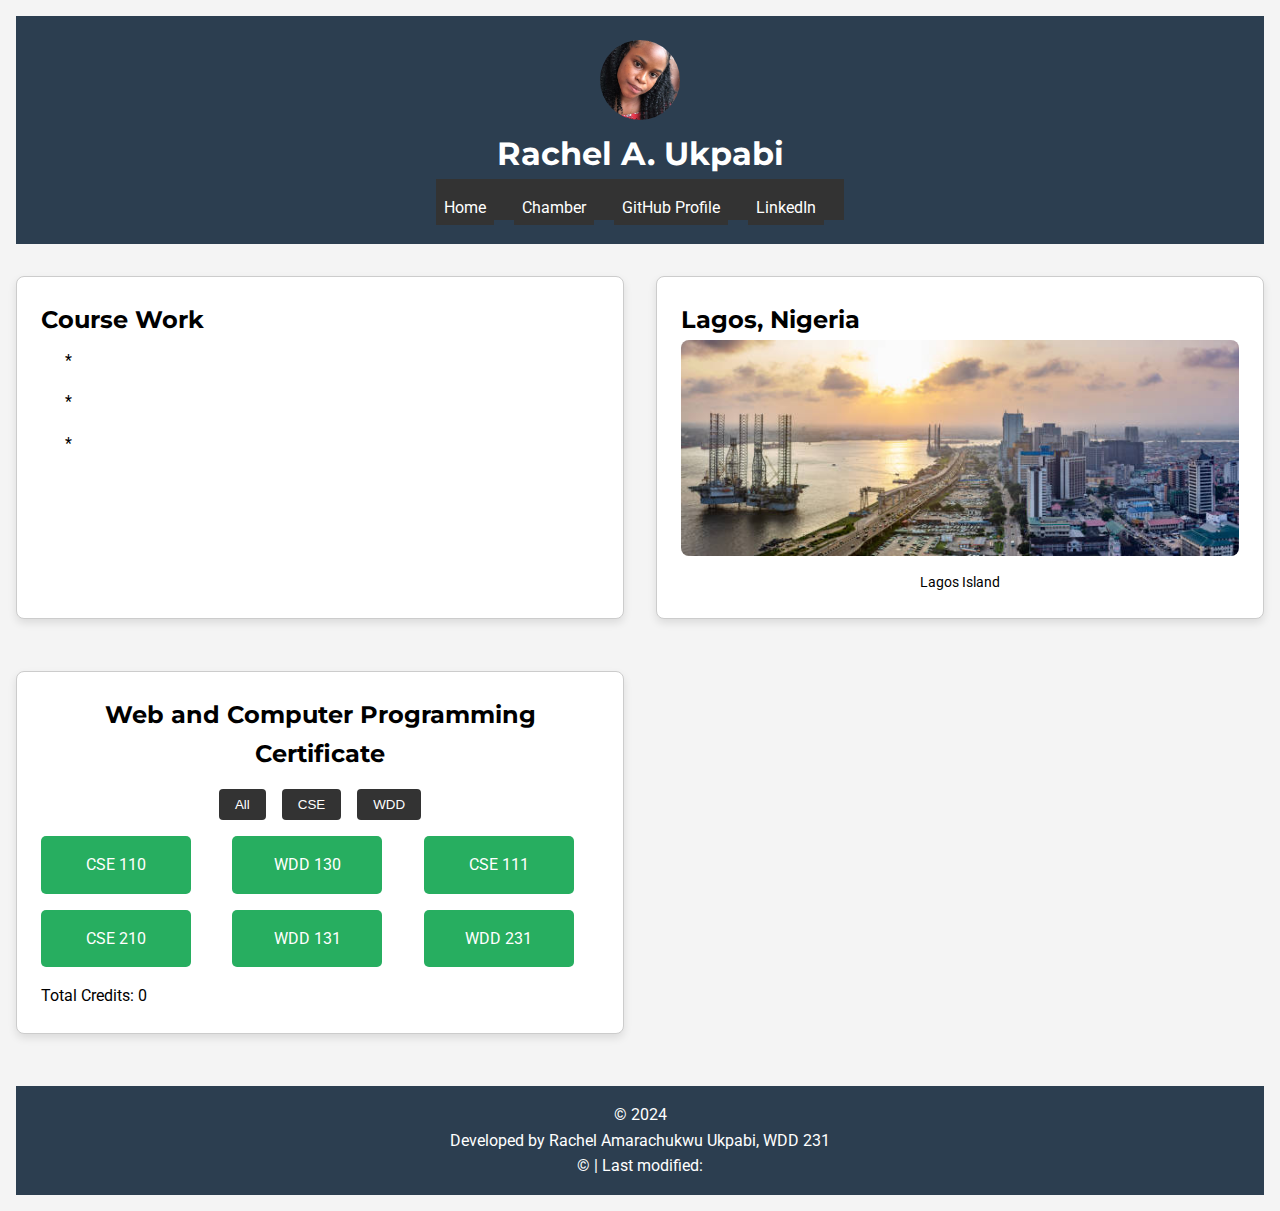
<file: index.html>
<!DOCTYPE html>
<html lang="en">
<head>
    <meta charset="UTF-8">
    <meta name="viewport" content="width=device-width, initial-scale=1.0">
    <meta name="description" content="Course Home Page">
    <meta name="author" content="Rachel Amarachukwu Ukpabi">
    <title>Rachel A. Ukpabi| Course Home</title>
    
    <!-- Preconnect to Google Fonts -->
    <link rel="preconnect" href="https://fonts.googleapis.com">
    <link rel="preconnect" href="https://fonts.gstatic.com" crossorigin>
    
    <!-- Google Fonts -->
    <link href="https://fonts.googleapis.com/css2?family=Montserrat:wght@400;700&family=Roboto:wght@400;500&display=swap" rel="stylesheet">

    <!-- CSS -->
    <link rel="stylesheet" href="styles/main.css">
    
    <!-- JavaScript -->
    <script src="scripts/main.js" defer></script>
</head>
<body>
    <header>
        <div id="logo">
            <img src="images/20230311_110306.jpg" alt="Rachel Amarachukwu Ukpabi" class="profile-img">
            <h1>Rachel A. Ukpabi</h1>
        </div>
        
        <nav>
            <button id="hamburger" class="hamburger">&#9776;</button>
            <ul class="nav-links">
                <li><a href="#">Home</a></li>
                <li><a href="#">Chamber</a></li>
                <li><a href="#">GitHub Profile</a></li>
                <li><a href="#">LinkedIn</a></li>
            </ul>
        </nav>
    </header>

    <main>
        <section class="course-work">
            <h2>Course Work</h2>
            <ul>
                <li>*</li>
                <li>*</li>
                <li>*</li>
            
            </ul>
        </section>

        <section class="location">
            <h2>Lagos, Nigeria</h2>
            <img src="images/istockphoto-1327688087-612x612.jpg" alt="Lagos Island">
            <p>Lagos Island</p>
        </section>

        <section class="certificate">
            <h2>Web and Computer Programming Certificate</h2>
            <div class="filter-buttons">
                <button id="all-btn">All</button>
                <button id="cse-btn">CSE</button>
                <button id="wdd-btn">WDD</button>
            </div>
            <div class="course-grid">
                <div class="course-card cse completed">CSE 110</div>
                <div class="course-card wdd completed">WDD 130</div>
                <div class="course-card cse completed">CSE 111</div>
                <div class="course-card cse completed">CSE 210</div>
                <div class="course-card wdd completed">WDD 131</div>
                <div class="course-card wdd not completed">WDD 231</div>

                <p id="total credit">Total Credits: 0</p>
            </div>
        </section>
    </main>

    <footer>
        <p>&copy; 2024 </p>
        <p>Developed by Rachel Amarachukwu Ukpabi, WDD 231</p>
        <p>&copy; <span id="year"></span> | Last modified: <span id="last-modified"></span>
    </footer>
</body>
</html>
</file>
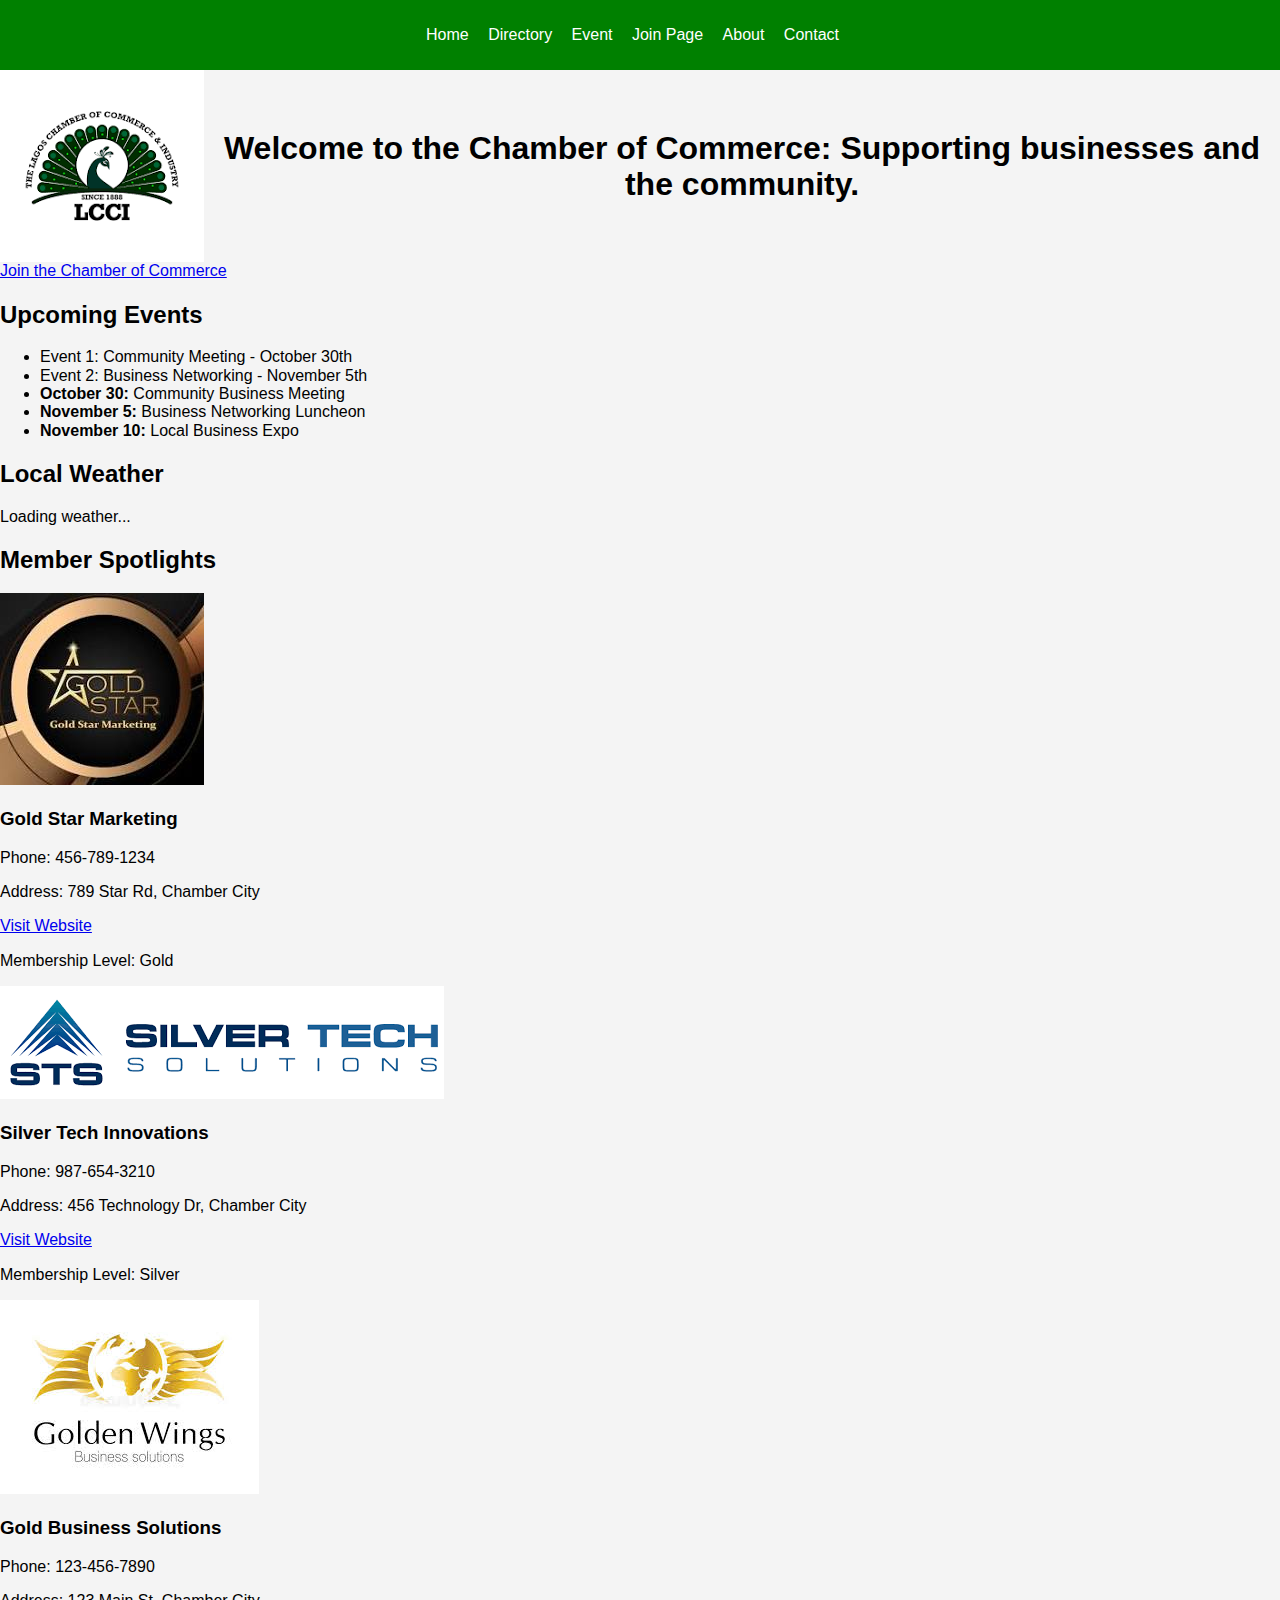
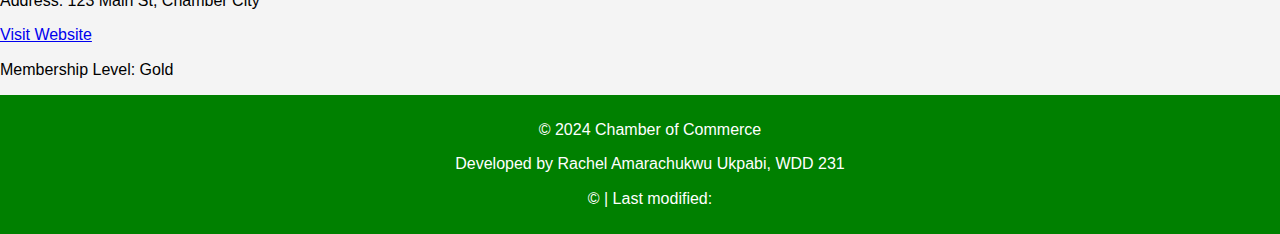
<file: chamber/index.html>
<!DOCTYPE html>
<html lang="en">
<head>
    <meta charset="UTF-8">
    <meta name="viewport" content="width=device-width, initial-scale=1.0">
    <meta name="description" content="Chamber of Commerce Directory Page">
    <meta name="author" content="Rachel Amarachukwu Ukpabi">
    <meta property="og:title" content="Chamber of Commerce Directory">
    <meta property="og:description" content="A directory of Chamber of Commerce members">
    <meta property="og:image" content="https://rayrae32.github.io/wdd231/chamber/images/chamberlogo.png">
    <meta property="og:url" content="https://rayrae32.github.io/wdd231/chamber/directory.html">
    <meta property="og:type" content="website">
    <title>Chamber of Commerce - Home</title>
    <link rel="icon" href="images/favicon.ico" type="image/x-icon">
    <link rel="stylesheet" href="styles/chamber.css"> 
    <script defer src="scripts/weather.js"></script>
    <script defer src="scripts/spotlight.js"></script>
</head>
<body>

    <header>

          
        <nav>
            <ul>
                <li><a href="index.html">Home</a></li>
                <li><a href="directory.html">Directory</a></li>
                <li><a href="event.html">Event</a></li>
                <li><a href="join.html">Join Page</a></li>
                <li><a href="discover.html">About</a></li>
                <li><a href="contact.html">Contact</a></li>
              
            </ul>
        </nav>
    </header>
    <main>
        <section class="hero">
            <img src="images/chamberlogo.png" alt="Welcome to the Chamber of Commerce">
            <h1>Welcome to the Chamber of Commerce: Supporting businesses and the community.</h1>
        </section>

        <!-- Call to action section -->
        <section class="cta">
            <a href="join.html" class="cta-button">Join the Chamber of Commerce</a>
        </section>


        <!-- Current Events section -->
        <section class="current-events">
            <h2>Upcoming Events</h2>

            <ul>
                <li>Event 1: Community Meeting - October 30th</li>
                <li>Event 2: Business Networking - November 5th</li>
                <li><strong>October 30:</strong> Community Business Meeting</li>
                <li><strong>November 5:</strong> Business Networking Luncheon</li>
                <li><strong>November 10:</strong> Local Business Expo</li>
            </ul>
        </section>
        
        <!-- Weather section -->
        <section class="weather">
            <h2>Local Weather</h2>
            <div id="weather-display">
                <p>Loading weather...</p>
            </div>
        </section>
        
        <!-- Company Spotlights -->
        <section class="spotlight">
            <h2>Member Spotlights</h2>
            <div id="company-spotlights">

            </div>
        </section>



    </main>
    
    <footer>
        <p>&copy; 2024 Chamber of Commerce</p>
        <p>Developed by Rachel Amarachukwu Ukpabi, WDD 231</p>
        <p>&copy; <span id="year"></span> | Last modified: <span id="last-modified"></span></p>
    </footer>
</body>
</html>
</file>
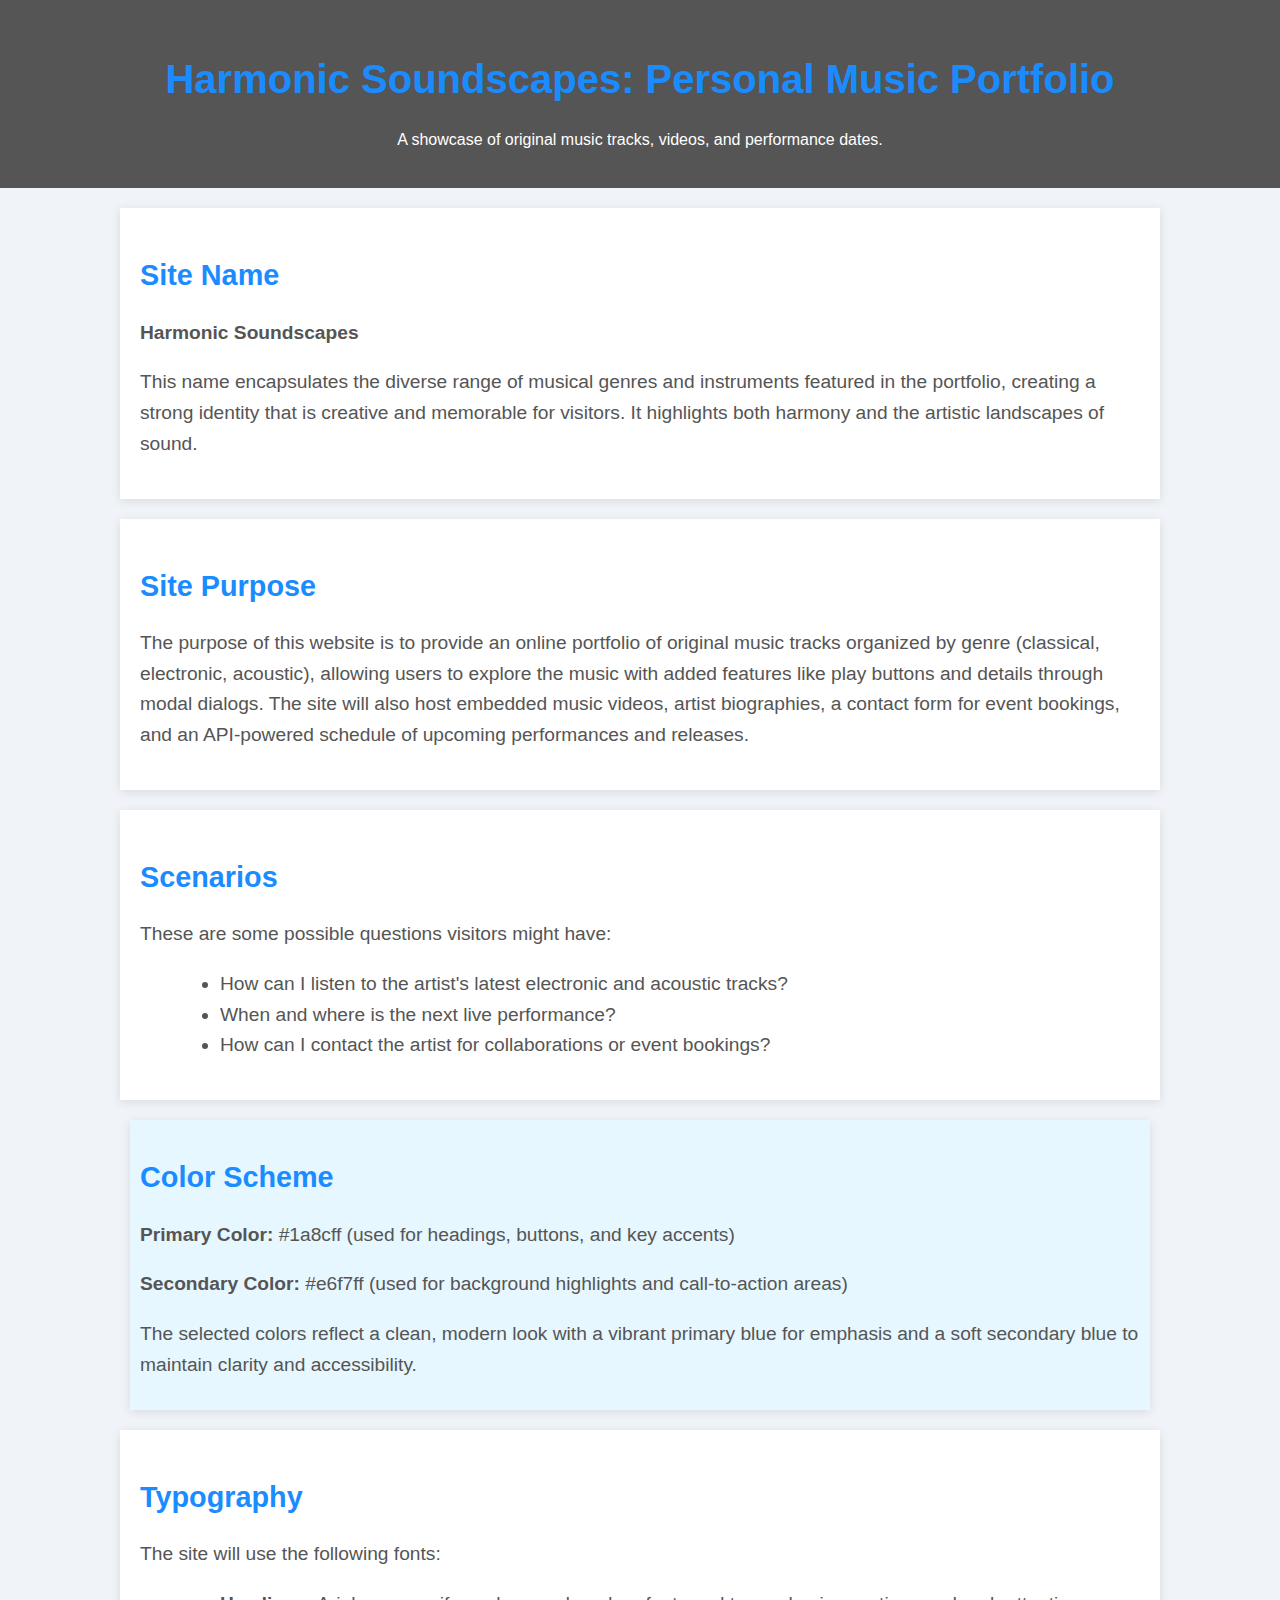
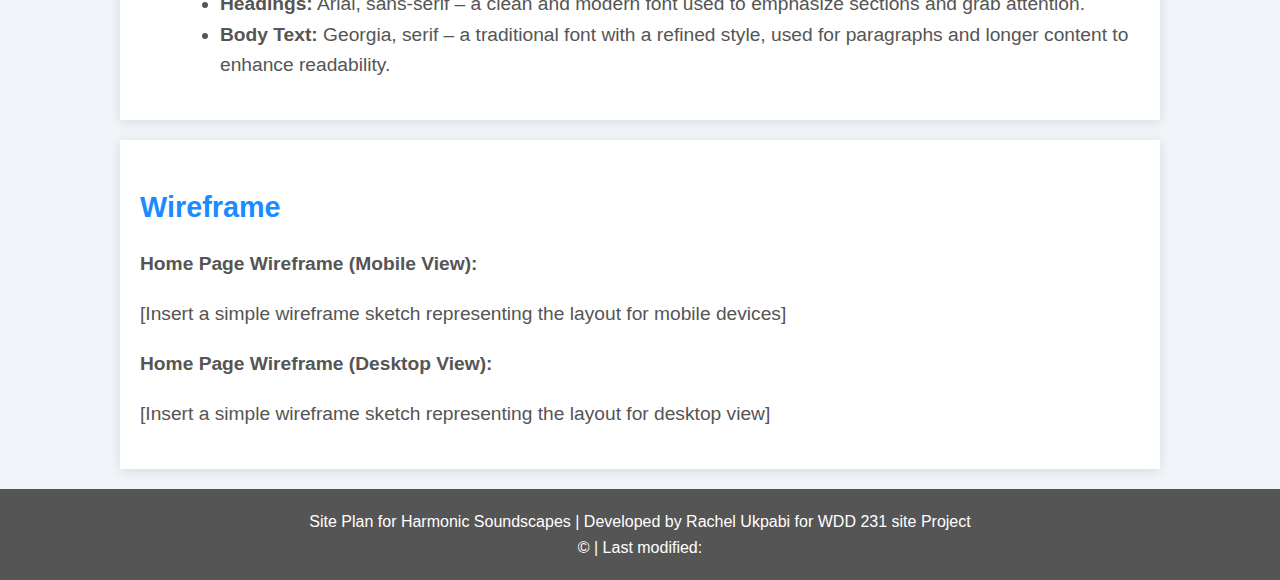
<file: siteplan.html>
<!DOCTYPE html>
<html lang="en">
<head>
    <meta charset="UTF-8">
    <meta name="viewport" content="width=device-width, initial-scale=1.0">
    <meta name="description" content="Chamber of Commerce Directory Page">
    <meta name="author" content="Rachel Amarachukwu Ukpabi">
    <meta property="og:title" content="Personal Music Portfolio Site Plan">
    <meta property="og:description" content="A personal music site">
    <meta property="og:image" content="https://rayrae32.github.io/wdd231//image/music.png">
    <meta property="og:url" content="https://rayrae32.github.io/wdd231/siteplan.html">
    <meta property="og:type" content="website">
    <title>Harmonic Soundscapes - Personal Music Portfolio Site Plan</title>
    
    <link rel="icon" href="images/favicon.ico" type="image/x-icon">
    <link rel="stylesheet" href="sitestyles/music.css">
</head>

<body>

    <header>
        <h1>Harmonic Soundscapes: Personal Music Portfolio</h1>
        <p>A showcase of original music tracks, videos, and performance dates.</p>
    </header>

    <section>
        <h2>Site Name</h2>
        <p><strong>Harmonic Soundscapes</strong></p>
        <p>This name encapsulates the diverse range of musical genres and instruments featured in the portfolio, creating a strong identity that is creative and memorable for visitors. It highlights both harmony and the artistic landscapes of sound.</p>
    </section>

    <section>
        <h2>Site Purpose</h2>
        <p>The purpose of this website is to provide an online portfolio of original music tracks organized by genre (classical, electronic, acoustic), allowing users to explore the music with added features like play buttons and details through modal dialogs. The site will also host embedded music videos, artist biographies, a contact form for event bookings, and an API-powered schedule of upcoming performances and releases.</p>
    </section>

    <section>
        <h2>Scenarios</h2>
        <p>These are some possible questions visitors might have:</p>
        <ul>
            <li>How can I listen to the artist's latest electronic and acoustic tracks?</li>
            <li>When and where is the next live performance?</li>
            <li>How can I contact the artist for collaborations or event bookings?</li>
        </ul>
    </section>

    <section class="highlight">
        <h2>Color Scheme</h2>
        <p><strong>Primary Color:</strong> #1a8cff (used for headings, buttons, and key accents)</p>
        <p><strong>Secondary Color:</strong> #e6f7ff (used for background highlights and call-to-action areas)</p>
        <p>The selected colors reflect a clean, modern look with a vibrant primary blue for emphasis and a soft secondary blue to maintain clarity and accessibility.</p>
    </section>

    <section>
        <h2>Typography</h2>
        <p>The site will use the following fonts:</p>
        <ul>
            <li><strong>Headings:</strong> Arial, sans-serif – a clean and modern font used to emphasize sections and grab attention.</li>
            <li><strong>Body Text:</strong> Georgia, serif – a traditional font with a refined style, used for paragraphs and longer content to enhance readability.</li>
        </ul>
    </section>

    <section>
        <h2>Wireframe</h2>
        <p><strong>Home Page Wireframe (Mobile View):</strong></p>
        <p>[Insert a simple wireframe sketch representing the layout for mobile devices]</p>

        <p><strong>Home Page Wireframe (Desktop View):</strong></p>
        <p>[Insert a simple wireframe sketch representing the layout for desktop view]</p>
    </section>

    <footer>
        <p>Site Plan for Harmonic Soundscapes | Developed by Rachel Ukpabi for WDD 231 site Project</p>
        <p>&copy; <span id="year"></span> | Last modified: <span id="last-modified"></span>
    </footer>

</body>

</html>
</file>
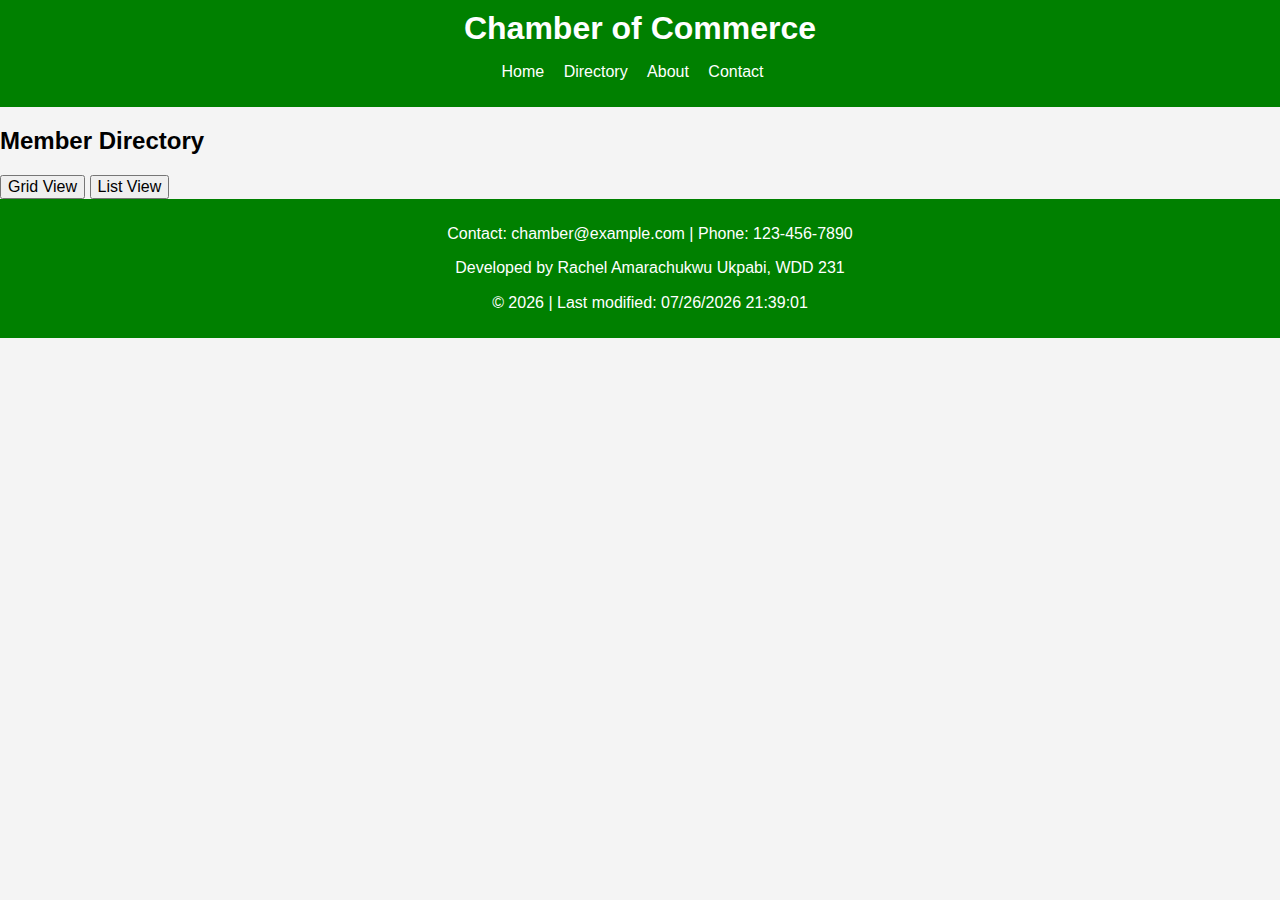
<file: chamber/directory.html>
<!DOCTYPE html>
<html lang="en">
<head>
    <meta charset="UTF-8">
    <meta name="viewport" content="width=device-width, initial-scale=1.0">
    <meta name="description" content="Chamber of Commerce Directory Page">
    <meta name="author" content="Rachel Amarachukwu Ukpabi">
    <meta property="og:title" content="Chamber of Commerce Directory">
    <meta property="og:description" content="A directory of Chamber of Commerce members">
    <meta property="og:image" content="https://rayrae32.github.io/wdd231/chamber/images/chamberlogo.png">
    <meta property="og:url" content="https://rayrae32.github.io/wdd231/chamber/directory.html">
    <meta property="og:type" content="website">
    <title>Chamber of Commerce Directory</title>
    <link rel="icon" href="images/favicon.ico" type="image/x-icon">
    <link rel="stylesheet" href="styles/normalize.css"> 
    <link rel="stylesheet" href="styles/chamber.css">
    <script defer src="scripts/chamber.js"></script>
</head>
<body>
    <header>
        <h1>Chamber of Commerce</h1>
        <nav>
            <ul>
                <li><a href="index.html">Home</a></li>
                <li><a href="directory.html">Directory</a></li>
                <li><a href="discover.html">About</a></li>
                <li><a href="contact.html">Contact</a></li>
            </ul>
        </nav>
    </header>

    <main>
        <section>
            <h2>Member Directory</h2>
            <div>
                <button onclick="toggleView('grid')">Grid View</button>
                <button onclick="toggleView('list')">List View</button>
            </div>
            <div class="member-container grid"></div>
        </section>
    </main>

    <footer>
        <p>Contact: chamber@example.com | Phone: 123-456-7890</p>
        <p>Developed by Rachel Amarachukwu Ukpabi, WDD 231</p>
        <p>&copy; <span id="year"></span> | Last modified: <span id="last-modified"></span></p>
    </footer>
</body>
</html>
</file>
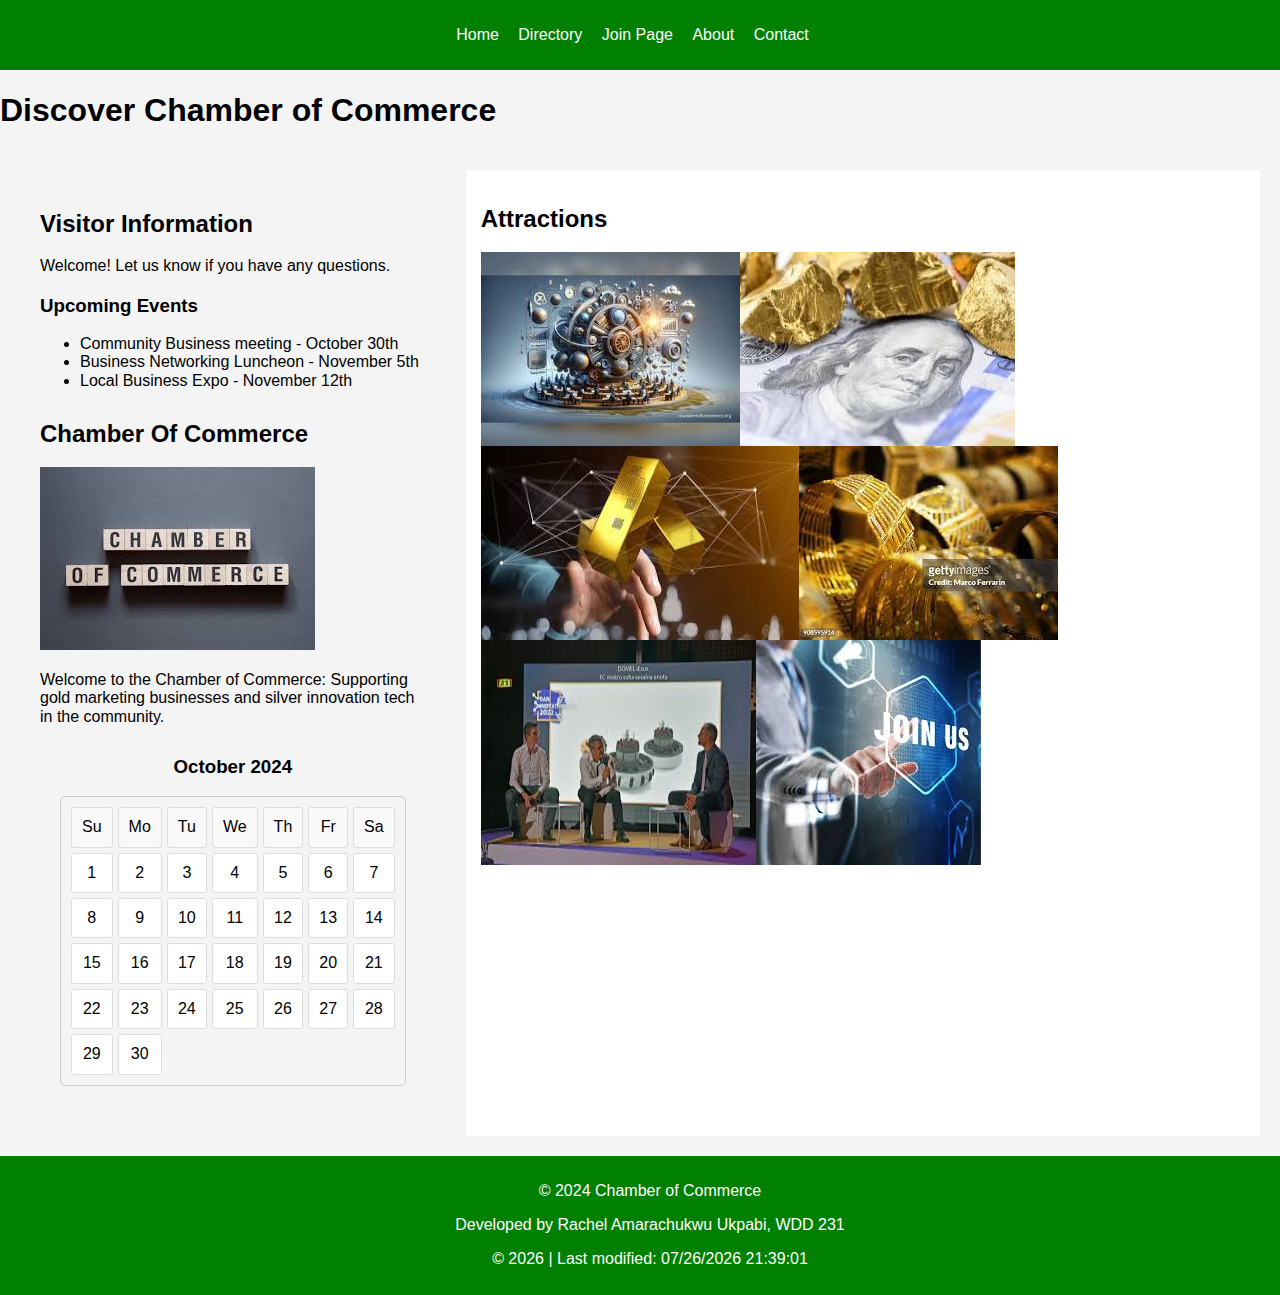
<file: chamber/discover.html>
<!DOCTYPE html>
<html lang="en">
<head>
    <meta charset="UTF-8">
    <meta name="viewport" content="width=device-width, initial-scale=1.0">
    <meta name="description" content="Chamber of Commerce Directory Page">
    <meta name="author" content="Rachel Amarachukwu Ukpabi">
    <meta property="og:title" content="Chamber of Commerce Directory">
    <meta property="og:description" content="A directory of Chamber of Commerce members">
    <meta property="og:image" content="https://rayrae32.github.io/wdd231/chamber/images/chamberlogo.png">
    <meta property="og:url" content="https://rayrae32.github.io/wdd231/chamber/directory.html">
    <meta property="og:type" content="website">
    <title>Chamber of Commerce - Discover</title>
    <link rel="icon" href="images/favicon.ico" type="image/x-icon">
    <link rel="stylesheet" href="styles/chamber.css">
    <script defer src="scripts/chamber.js"></script>
   
</head>
<body>
    <!-- Header and Navigation -->
    <header>
        <nav>
            <ul>
                <li><a href="index.html">Home</a></li>
                <li><a href="directory.html">Directory</a></li>
                <li><a href="join.html">Join Page</a></li>
                <li><a href="discover.html">About</a></li>
                <li><a href="contact.html">Contact</a></li>
              
            </ul>
         
        </nav>
    </header>
    <h1>Discover Chamber of Commerce</h1>
    <!-- Main Grid Layout -->
    <main class="grid-layout">
        <!-- Sidebar -->
        <aside class="sidebar">
            <!-- Section 1 -->
            <section>
                <h2>Visitor Information</h2>
                <div id="visitorMessage"></div>
        
    
                <h3>Upcoming Events</h3>
                <ul>
                    <li>Community Business meeting - October 30th</li>
                    <li>Business Networking Luncheon - November 5th</li>
                    <li>Local Business Expo - November 12th</li>
                </ul>

            </section>

           
            <section>
                <h2>Chamber Of Commerce</h2>
                <div class="image-placeholder">
                    <!-- Placeholder image -->
                    <img src="images/logo.jpeg" alt="Placeholder">
                </div>
                <p>Welcome to the Chamber of Commerce: Supporting gold marketing businesses and silver innovation tech in the community.</p>
            </section>

            <!-- Section 3: Calendar -->
            <section>    
                <div class="calendar-container">
                    <h3>October 2024</h3>
                    <div class="calendar">
                        <div class="day">Su</div>
                        <div class="day">Mo</div>
                        <div class="day">Tu</div>
                        <div class="day">We</div>
                        <div class="day">Th</div>
                        <div class="day">Fr</div>
                        <div class="day">Sa</div>
                        <div class="day">1</div>
                        <div class="day">2</div>
                        <div class="day">3</div>
                        <div class="day">4</div>
                        <div class="day">5</div>
                        <div class="day">6</div>
                        <div class="day">7</div>
                        <div class="day">8</div>
                        <div class="day">9</div>
                        <div class="day">10</div>
                        <div class="day">11</div>
                        <div class="day">12</div>
                        <div class="day">13</div>
                        <div class="day">14</div>
                        <div class="day">15</div>
                        <div class="day">16</div>
                        <div class="day">17</div>
                        <div class="day">18</div>
                        <div class="day">19</div>
                        <div class="day">20</div>
                        <div class="day">21</div>
                        <div class="day">22</div>
                        <div class="day">23</div>
                        <div class="day">24</div>
                        <div class="day">25</div>
                        <div class="day">26</div>
                        <div class="day">27</div>
                        <div class="day">28</div>
                        <div class="day">29</div>
                        <div class="day">30</div>
                    </div>
                </div>
            </section>
        </aside>

        <!-- Main Content Area (Photo Gallery) -->
        <section class="main-content">
            <h2>Attractions</h2>
            <div class="gallery">

                
                <img src="images/godchamber.jpeg" alt="Gold Marketing" loading="lazy">
    
                
                <img src="images/golddis.jpeg" alt="Silver Tech Innovation" loading="lazy">
    
                
                <img src="images/goldmar.jpeg" alt="Business Collaboration" loading="lazy">
    
                
                <img src="images/gpld.jpeg" alt="Tech Innovation" loading="lazy">
    
                <img src="images/people.jpeg" alt="Corporate Teamwork" loading="lazy">

                <img src="images/sil.jpeg" alt="Innovation" loading="lazy">
            </div>
        </section>
    </main>

    <!-- Footer -->
    <footer>
        <p>&copy; 2024 Chamber of Commerce</p>
        <p>Developed by Rachel Amarachukwu Ukpabi, WDD 231</p>
        <p>&copy; <span id="year"></span> | Last modified: <span id="last-modified"></span></p>
       
    </footer>

   
</body>
</html>
</file>
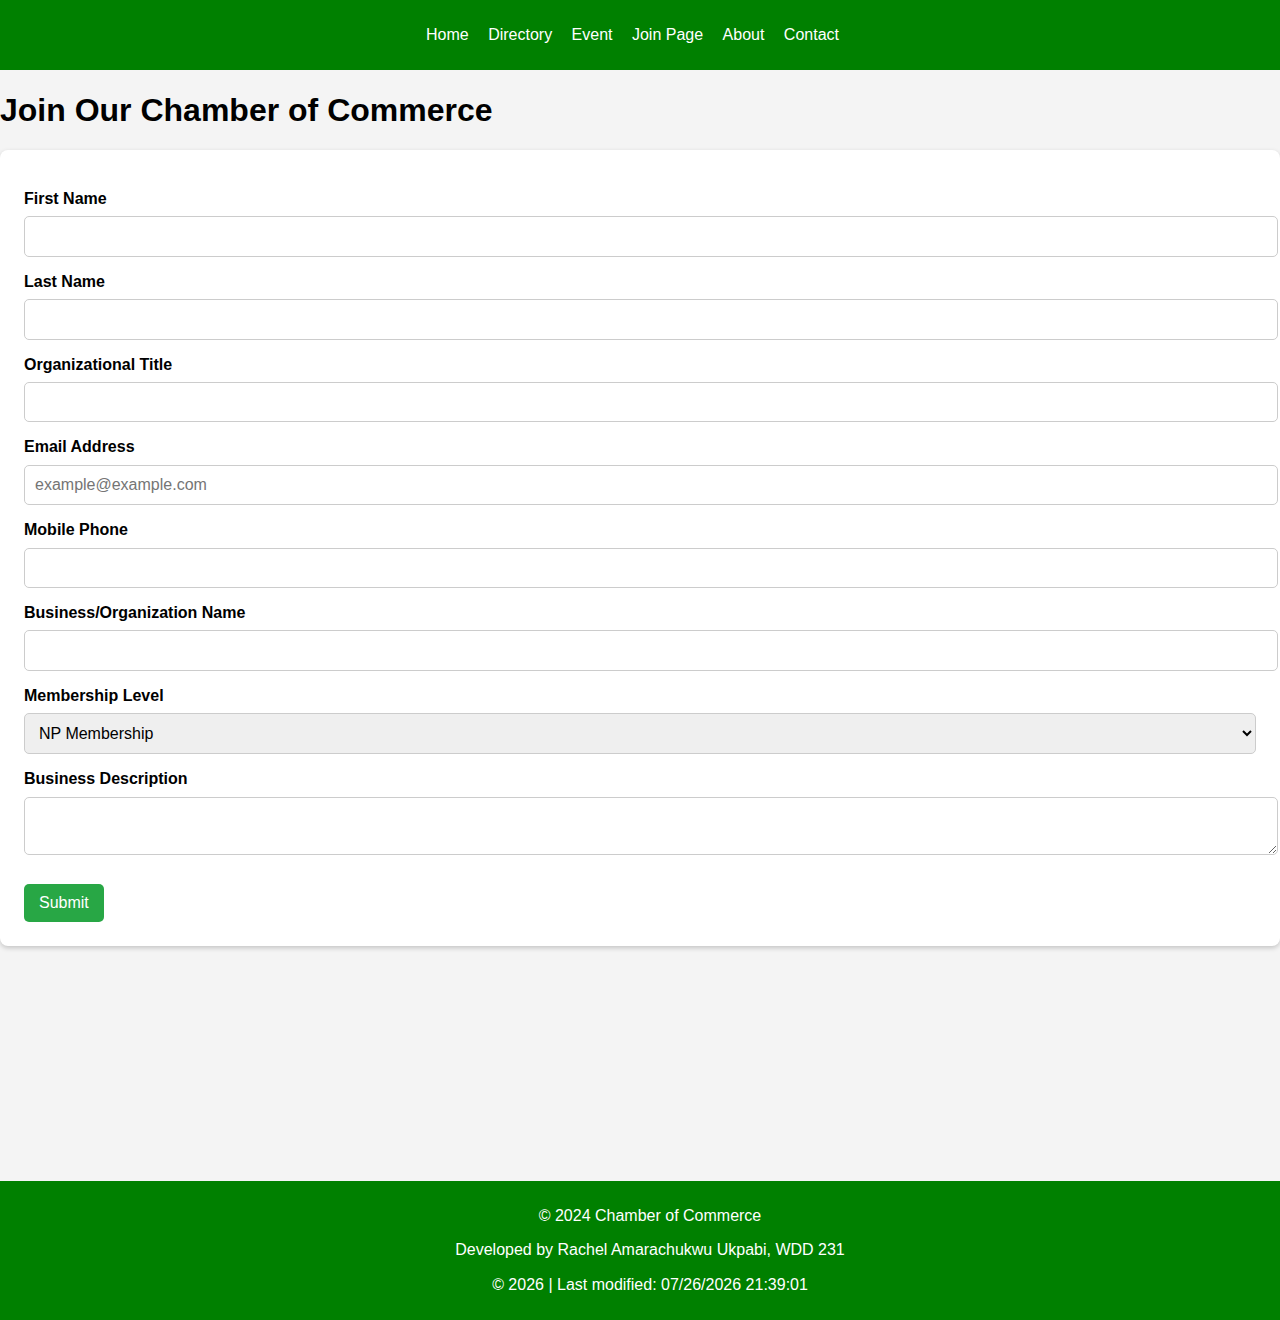
<file: chamber/join.html>
<!DOCTYPE html>
<html lang="en">
<head>
    <meta charset="UTF-8">
    <meta name="viewport" content="width=device-width, initial-scale=1.0">
    <meta name="description" content="Chamber of Commerce Directory Page">
    <meta name="author" content="Rachel Amarachukwu Ukpabi">
    <meta property="og:title" content="Chamber of Commerce Directory">
    <meta property="og:description" content="A directory of Chamber of Commerce members">
    <meta property="og:image" content="https://rayrae32.github.io/wdd231/chamber/images/chamberlogo.png">
    <meta property="og:url" content="https://rayrae32.github.io/wdd231/chamber/directory.html">
    <meta property="og:type" content="website">
    <title>Chamber of Commerce - Join </title>
    <link rel="icon" href="images/favicon.ico" type="image/x-icon">
    <link rel="stylesheet" href="styles/chamber.css">
    <script defer src="scripts/chamber.js"></script>
</head>
<body>
    <header>
        <nav>
            <ul>
                <li><a href="index.html">Home</a></li>
                <li><a href="directory.html">Directory</a></li>
                <li><a href="event.html">Event</a></li>
                <li><a href="join.html">Join Page</a></li>
                <li><a href="discover.html">About</a></li>
                <li><a href="contact.html">Contact</a></li>
              
            </ul>

        </nav>
    </header>

    <main>
        <section>
            <h1>Join Our Chamber of Commerce</h1>
            <form action="thankyou.html" method="GET">
                <!-- First Name -->
                <label for="firstName">First Name</label>
                <input type="text" id="firstName" name="firstName" title="First Name" autocomplete="given-name" required>
                <!-- Last Name -->
                <label for="lastName">Last Name</label>
                <input type="text" id="lastName" name="lastName" title="Last Name" autocomplete="family-name" required>
                
                <!-- Organizational Title -->
                <label for="orgTitle">Organizational Title</label>
                <input type="text" id="orgTitle" name="orgTitle" title="Organizational Title" autocomplete="organization-title" pattern="[A-Za-z\- ]{7,}" required>
                
                <!-- Email Address -->
                <label for="email">Email Address</label>
                <input type="email" id="email" name="email" title="Email Address" autocomplete="email" placeholder="example@example.com" required>
                
                <!-- Mobile Phone -->
                <label for="mobile">Mobile Phone</label>
                <input type="tel" id="mobile" name="phone" required autocomplete="tel" title="Enter your mobile number"  >
                
                
                <!-- Business Name -->
                <label for="businessName">Business/Organization Name</label>
                <input type="text" id="businessName" name="businessName" title="Business Name" autocomplete="organization" required>
                
                <!-- Membership Level -->
                <label for="membership">Membership Level</label>
                <select id="membership" name="membership">
                    <option value="np">NP Membership</option>
                    <option value="bronze">Bronze Membership</option>
                    <option value="silver">Silver Membership</option>
                    <option value="gold">Gold Membership</option>
                </select>
                
                <!-- Business Description -->
                <label for="description">Business Description</label>
                <textarea id="description" name="description" title="Business Description"></textarea>
                
                <!-- Timestamp -->
                <input type="hidden" id="timestamp" name="timestamp" value="">
                
                <!-- Submit Button -->
                <input type="submit" value="Submit">
            </form>
            
            <!-- Membership Level Cards -->
            <div class="membership-cards">
                <div class="card">
                    <h2>NP Membership</h2>
                    <p>No fee, designed for non-profits</p>
                    <button onclick="showModal('npModal')">More Info</button>
                </div>
                
                <div class="card">
                    <h2>Bronze Membership</h2>
                    <p>Basic membership benefits</p>
                    <button onclick="showModal('bronzeModal')">More Info</button>
                </div>
                
                <div class="card">
                    <h2>Silver Membership</h2>
                    <p>Enhanced benefits and discounts</p>
                    <button onclick="showModal('silverModal')">More Info</button>
                </div>
                <div class="card">
                    <h2>Gold Membership</h2>
                    <p>Premium benefits including spotlight advertising</p>
                    <button onclick="showModal('goldModal')">More Info</button>
                </div>
            </div>
        </section>
        
        <!-- Modals -->
        <div id="npModal" class="modal">
            <div class="modal-content">
                <span class="close" onclick="closeModal('npModal')">&times;</span>
                <h2>NP Membership</h2>
                <p>Non-profit organizations receive free membership with access to essential resources.</p>
            </div>
        </div>
        
        <div id="bronzeModal" class="modal">
            <div class="modal-content">
                <span class="close" onclick="closeModal('bronzeModal')">&times;</span>
                <h2>Bronze Membership</h2>
                <p>Basic membership includes event discounts and access to newsletters.</p>
            </div>
        </div>
        
        <div id="silverModal" class="modal">
            <div class="modal-content">
                <span class="close" onclick="closeModal('silverModal')">&times;</span>
                <h2>Silver Membership</h2>
                <p>Enhanced membership with special training sessions and event discounts.</p>
            </div>
        </div>
        <div id="goldModal" class="modal">
            <div class="modal-content">
                <span class="close" onclick="closeModal('goldModal')">&times;</span>
                <h2>Gold Membership</h2>
                <p>Premium membership with spotlight advertising and exclusive networking events.</p>
            </div>
        </div>
    </main>
    
    <footer>
        <p>&copy; 2024 Chamber of Commerce</p>
        <p>Developed by Rachel Amarachukwu Ukpabi, WDD 231</p>
        <p>&copy; <span id="year"></span> | Last modified: <span id="last-modified"></span></p>
        
    </footer>
    
    <script>

        document.getElementById('timestamp').value = new Date().toISOString();
        function showModal(modalId) {
            document.getElementById(modalId).style.display = 'block';
        }
        
        function closeModal(modalId) {
            document.getElementById(modalId).style.display = 'none';
        }
    </script>


</body>
</html>
</file>
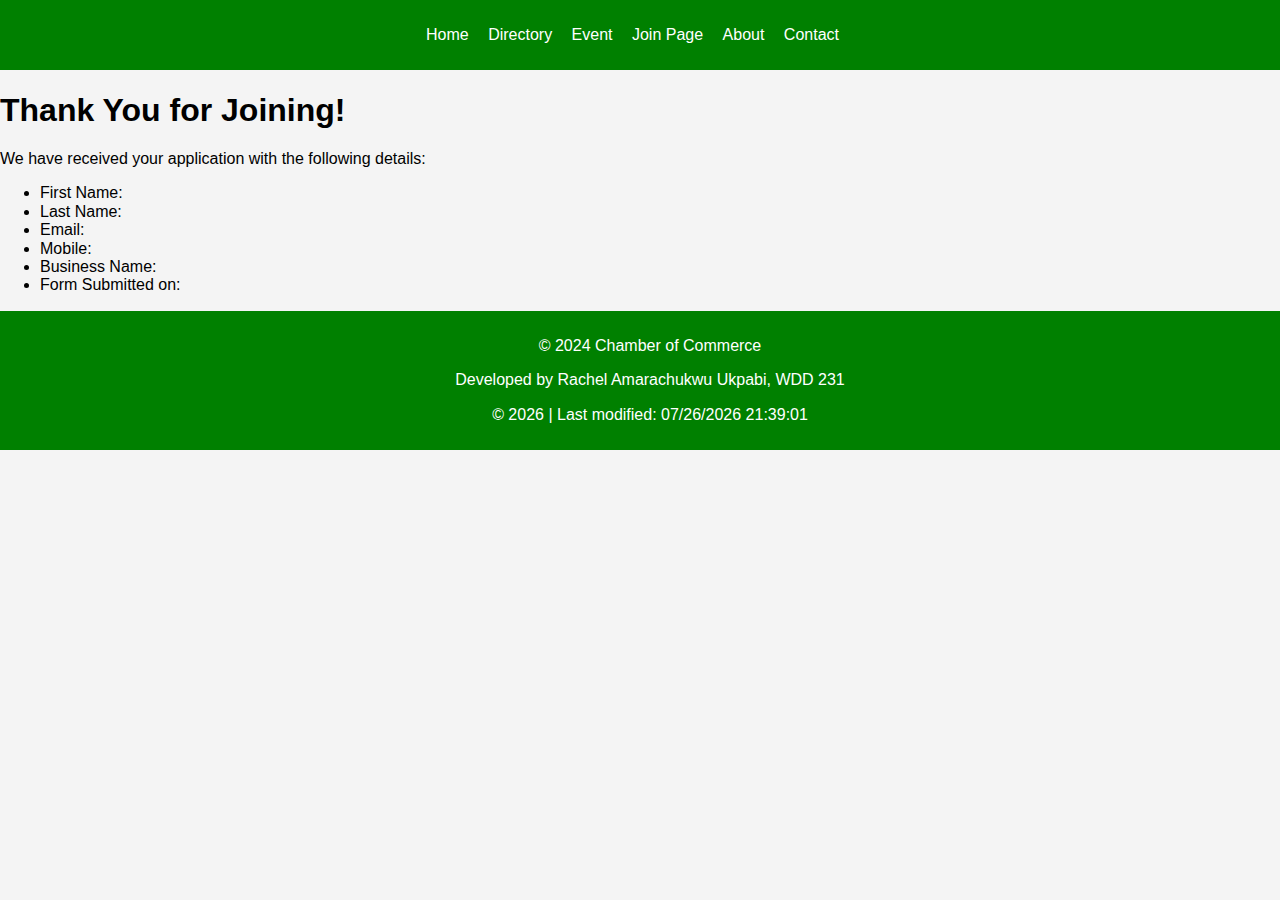
<file: chamber/thankyou.html>
<!DOCTYPE html>
<html lang="en">
<head>
    <meta charset="UTF-8">
    <meta name="viewport" content="width=device-width, initial-scale=1.0">
    <meta name="description" content="Chamber of Commerce Directory Page">
    <meta name="author" content="Rachel Amarachukwu Ukpabi">
    <meta property="og:title" content="Chamber of Commerce Directory">
    <meta property="og:description" content="A directory of Chamber of Commerce members">
    <meta property="og:image" content="https://rayrae32.github.io/wdd231/chamber/images/chamberlogo.png">
    <meta property="og:url" content="https://rayrae32.github.io/wdd231/chamber/directory.html">
    <meta property="og:type" content="website">
    <title>Thank You</title>
    <link rel="icon" href="images/favicon.ico" type="image/x-icon">
    <link rel="stylesheet" href="styles/chamber.css">
    <script defer src="scripts/chamber.js"></script>
  
</head>
<body>
    <header>
        <nav>
            <ul>
                <li><a href="index.html">Home</a></li>
                <li><a href="directory.html">Directory</a></li>
                <li><a href="event.html">Event</a></li>
                <li><a href="join.html">Join Page</a></li>
                <li><a href="discover.html">About</a></li>
                <li><a href="contact.html">Contact</a></li>
              
            </ul>
            
        </nav>
    </header>
    
    <main>
        <h1>Thank You for Joining!</h1>
        <p>We have received your application with the following details:</p>
        
        <ul>
            <li>First Name: <span id="firstName"></span></li>
            <li>Last Name: <span id="lastName"></span></li>
            <li>Email: <span id="email"></span></li>
            <li>Mobile: <span id="mobile"></span></li>
            <li>Business Name: <span id="businessName"></span></li>
            <li>Form Submitted on: <span id="timestamp"></span></li>
        </ul>
    </main>
    
    <footer>
        <p>&copy; 2024 Chamber of Commerce</p>
        <p>Developed by Rachel Amarachukwu Ukpabi, WDD 231</p>
        <p>&copy; <span id="year"></span> | Last modified: <span id="last-modified"></span></p>
        
    </footer>
    
    <script>

        const urlParams = new URLSearchParams(window.location.search);
        document.getElementById('firstName').textContent = urlParams.get('firstName');
        document.getElementById('lastName').textContent = urlParams.get('lastName');
        document.getElementById('email').textContent = urlParams.get('email');
        document.getElementById('mobile').textContent = urlParams.get('mobile');
        document.getElementById('businessName').textContent = urlParams.get('businessName');
        document.getElementById('timestamp').textContent = urlParams.get('timestamp');
    </script>
</body>
</html>
</file>
<file: sitestyles/music.css>
/* Basic color scheme */

body {
    font-family: 'Arial', sans-serif;
    line-height: 1.6;
    background-color: #f0f4f8;
    margin: 0;
    padding: 0;
    color: #333;
}

header, footer {
    background-color: #555;
    color: white;
    padding: 20px;
    text-align: center;
}


h1, h2 {
    color: #1a8cff;
    margin-bottom: 10px;
}

h1 {
    font-size: 2.5em;
}

h2 {
    font-size: 1.8em;
}

section {
    margin: 20px auto;
    padding: 20px;
    max-width: 1000px;
    background-color: #ffffff;
    box-shadow: 0 2px 10px rgba(0, 0, 0, 0.1);
}

section p, section ul {
    font-size: 1.2em;
    color: #555;
}

ul {
    list-style-type: disc;
    margin-left: 40px;
}

.highlight {
    background-color: #e6f7ff;
    padding: 10px;
}

footer p {
    margin: 0;
    font-size: 1em;
}

/* Responsive Design */
@media (max-width: 768px) {
    body {
        padding: 10px;
    }

    section {
        padding: 15px;
    }

    h1 {
        font-size: 2em;
    }

    h2 {
        font-size: 1.5em;
    }

    p, ul {
        font-size: 1.1em;
    }
}
</file>
<file: styles/main.css>
/* General reset */
* {
    margin: 0;
    padding: 0;
    box-sizing: border-box;
}

/* Fonts and Layout */
body {
    font-family: 'Roboto', sans-serif;
    line-height: 1.6;
    background-color: #f4f4f4;
    padding: 1rem;
}

h1, h2 {
    font-family: 'Montserrat', sans-serif;
}

/* Header */
header {
    background-color: #2C3E50;
    color: white;
    text-align: center;
    padding: 1.5rem;
    display: flex;
    flex-direction: column;
    align-items: center;
    justify-content: space-between;
}

#logo img {
    border-radius: 50%;
    width: 80px;
    height: 80px;
}

nav ul {
    display: flex;
    list-style: none;
    padding-top: 1rem;
    background-color: #333;
}

nav ul li {
    margin-right: 20px;
    background-color: #333;
}


.hamburger{
    display: none;
}



nav ul li a {
    color: white;
    text-decoration: none;
    padding: 0.5rem;
    background-color: #333;
}

nav ul li a.active {
    border-bottom: 2px solid yellow;
}

@media (max-width: 768px) {
  
    
    .hamburger {
        display: none;
    }
  

}


/* Main Layout */
main {
    display: grid;
    grid-template-columns: 1fr 1fr;
    gap: 2rem;
    margin: 2rem 0;
}


section{
    margin-bottom: 20px;
    border: 1px solid #ccc;
}

.course-work, .location, .certificate {
    background-color: white;
    padding: 1.5rem;
    border-radius: 8px;
    box-shadow: 0 4px 8px rgba(0,0,0,0.1);
    flex-basis: 100%;
}

/* Course Work */
.course-work ul {
    list-style: none;
    padding-left: 1.5rem;
}

.course-work ul li {
    padding: 0.5rem 0;
}

/* Location */
.location img {
    width: 100%;
    border-radius: 8px;
    margin-bottom: 0.5rem;
    height: auto;
}

.location p {
    text-align: center;
    font-size: 0.9rem;
}




/* Certificate Section */

.certificate h2 {
    text-align: center;
    margin-bottom: 1rem;
    

}

.filter-buttons {
    display: flex;
    justify-content: center;
    gap: 1rem;
    margin-bottom: 1rem;
}

.filter-buttons button {
    padding: 0.5rem 1rem;
    background-color: #333;
    color: white;
    border: none;
    border-radius: 4px;
    cursor: pointer;
}


#total-credits{
    font-weight: bold;
    margin-top: 15px;
}

.course-grid {
    display: grid;
    grid-template-columns: repeat(3, 1fr);
    gap: 1rem;
}

.course-card {
    background-color: #8E44AD;
    color: white;
    text-align: center;
    padding: 1rem;
    border-radius: 5px;
    cursor: pointer;
    width: 150px;
}

.completed {
    background-color: #27AE60; /* Green for completed courses */
}

/* Footer */
footer {
    text-align: center;
    background-color: #2C3E50;
    color: white;
    padding: 1rem;
    margin-top: 2rem;
}

footer .location-flag {
    font-size: 1.2rem;
}

#lastModified {
    margin-top: 0.5rem;
    font-size: 0.8rem;
}
</file>
<file: chamber/styles/chamber.css>
/* Normalize or reset CSS */
@import url('normalize.css');

body {
    font-family: Arial, sans-serif;
    margin: 0;
    padding: 0;
    background-color: #f4f4f4;
}




header {
    background-color: green;
    color: white;
    padding: 10px;
    text-align: center;
}

header h1 {
    margin: 0;
}

nav ul {
    list-style-type: none;
    padding: 0;
}

nav ul li {
    display: inline;
    margin-right: 15px;
}

nav ul li a {
    color: white;
    text-decoration: none;
}

.hero {
    display: flex;
    flex-direction: column;
    align-items: center;
    text-align: center;
  }
  
@media (min-width: 768px) {
    .hero {
      flex-direction: row;
      justify-content: space-between;
    }
}



/* Form Styles */
form {
    background-color: white;
    padding: 1.5rem;
    border-radius: 8px;
    box-shadow: 0 2px 5px rgba(0, 0, 0, 0.2);
    margin-bottom: 2rem;
}
  
label {
    display: block;
    margin-top: 1rem;
    font-weight: bold;
}
  
input[type="text"], input[type="email"], input[type="tel"], textarea, select {

    width: 100%;
    padding: 10px;
    margin-top: 0.5rem;
    border-radius: 5px;
    border: 1px solid #ccc;
}
  
input[type="submit"] {
    margin-top: 1.5rem;
    padding: 10px 15px;
    background-color: #28a745;
    color: white;
    border: none;
    cursor: pointer;
    border-radius: 5px;
    font-size: 1rem;
}
  
input[type="submit"]:hover {
    background-color: #218838;
}
  
/* Membership Cards */
  .membership-cards {
    display: flex;
    flex-wrap: wrap;
    gap: 1rem;
    justify-content: space-between;
}
  
  
.card {
    background-color: #fff;
    padding: 1rem;
    border-radius: 8px;
    box-shadow: 0 2px 5px rgba(0, 0, 0, 0.2);
    flex: 1;
    min-width: 200px;
    max-width: 300px;
    text-align: center;
    transition: all 0.5s ease;
    margin-bottom: 1rem;
}


.card:hover {
    transform: scale(1.05);
  }
  
.card h2 {
    margin-bottom: 0.5rem;
}
  
.card button {
    background-color: #007bff;
    color: white;
    padding: 10px 15px;
    border: none;
    border-radius: 5px;
    cursor: pointer;
}
  
.card button:hover {
    background-color: #0056b3;
}
  
/* Animations */
@keyframes fadeIn {

    from {
      opacity: 0;
      transform: translateY(20px);
    }
    to {
      opacity: 1;
      transform: translateY(0);
    }
}
  
.membership-cards .card {
    opacity: 0;
    animation: fadeIn 1s forwards;
}
  
/* Modal Styles */
.modal {
    display: none;
    position: fixed;
    z-index: 1000;
    left: 0;
    top: 0;
    width: 100%;
    height: 100%;
    background-color: rgba(0, 0, 0, 0.5);
    justify-content: center;
    align-items: center;
}
  
.modal-content {
    background-color: white;
    padding: 2rem;
    border-radius: 8px;
    max-width: 500px;
    position: relative;
}
  
.modal-content h2 {
    margin-top: 0;
}
  
.close {
    position: absolute;
    top: 10px;
    right: 20px;
    font-size: 1.5rem;
    cursor: pointer;
    color: #333;
}
  
/* Responsive Design */
@media (max-width: 768px) {
    .membership-cards {
      flex-direction: column;
      align-items: center;
    }
  
    .card {
      width: 100%;
      max-width: none;
    }
}



.member-container.grid {
    display: flex;
    flex-wrap: wrap;
}

.member-container.list {
    display: block;
}


#directory-view.grid .member-card {
    display: inline-block;
    width: 30%;
    margin: 10px;
}

/* Grid Layout for Desktop */
.grid-layout {
    display: grid;
    grid-template-columns: 1fr 3fr;
    gap: 20px;
    padding: 20px;
}

/* Sidebar Styling */
.sidebar {
    background-color: #f4f4f4;
    padding: 20px;
}

.sidebar section {
    margin-bottom: 30px;
}


.container {
    display: grid;
    grid-template-columns: 1fr 2fr; /* Sidebar and main content */
    gap: 20px;
}


.gallery {
    display: flex;
    flex-wrap: wrap;
}

.photo-container img {
    width: 100%;
    height: auto;
    margin: 10px;
    transition: transform 0.3s ease; /* Add hover effect */
}

.photo-container img:hover {
    transform: scale(1.05); /* Scale effect on hover */
}

/* Mobile View */
@media (max-width: 768px) {
    .container {
        grid-template-columns: 1fr; /* Single column for mobile */
    }

    .photo-container img {
        width: 100%;
    }
}





/* Calendar Styling */

.calendar-container {
    text-align: center; 
    margin: 20px; 
}

.calendar {
    display: grid; /* Use grid layout */
    grid-template-columns: repeat(7, 1fr); /* Create 7 columns for the days of the week */
    gap: 5px; 
    padding: 10px; 
    border: 1px solid #ccc; 
    border-radius: 5px; 
}

.day {
    background-color: #f9f9f9; 
    padding: 10px; 
    border: 1px solid #ddd; 
    border-radius: 3px; 
    text-align: center; 
}

.day:nth-child(n+8) { 
    background-color: #fff; 
}

@media (max-width: 600px) {
    .calendar {
        grid-template-columns: repeat(3, 1fr); /* Change to 3 columns for smaller screens */
    }
}




/* Main Content Area */
.main-content {
    background-color: #fff;
    padding: 15px;
}



/* Hover effect for desktop view only */
@media (min-width: 768px) {
    .gallery img:hover {
        transform: scale(1.1);
    }
}

/* Mobile View - Single Column */
@media (max-width: 768px) {
    .grid-layout {
        grid-template-columns: 1fr;
    }
}




#directory-view.list .member-card {
    display: block;
    width: 100%;
    margin: 10px 0;
}

/* Responsive styling */
@media screen and (max-width: 768px) {
  #directory-view.grid .member-card {
    width: 100%;
  }
}


/* Mobile responsiveness */
@media (max-width: 768px) {
    .member-card {
        width: 100%;
    }
}


.member-card {
    background-color: white;
    border: 1px solid #ccc;
    border-radius: 8px;
    margin: 10px;
    padding: 15px;
    width: 30%;
}

.member-card img {
    max-width: 100%;
    height: auto;
}

footer {
    background-color: green;
    color: white;
    text-align: center;
    padding: 10px;
    width: 100%;
    bottom: 0;
}
</file>
